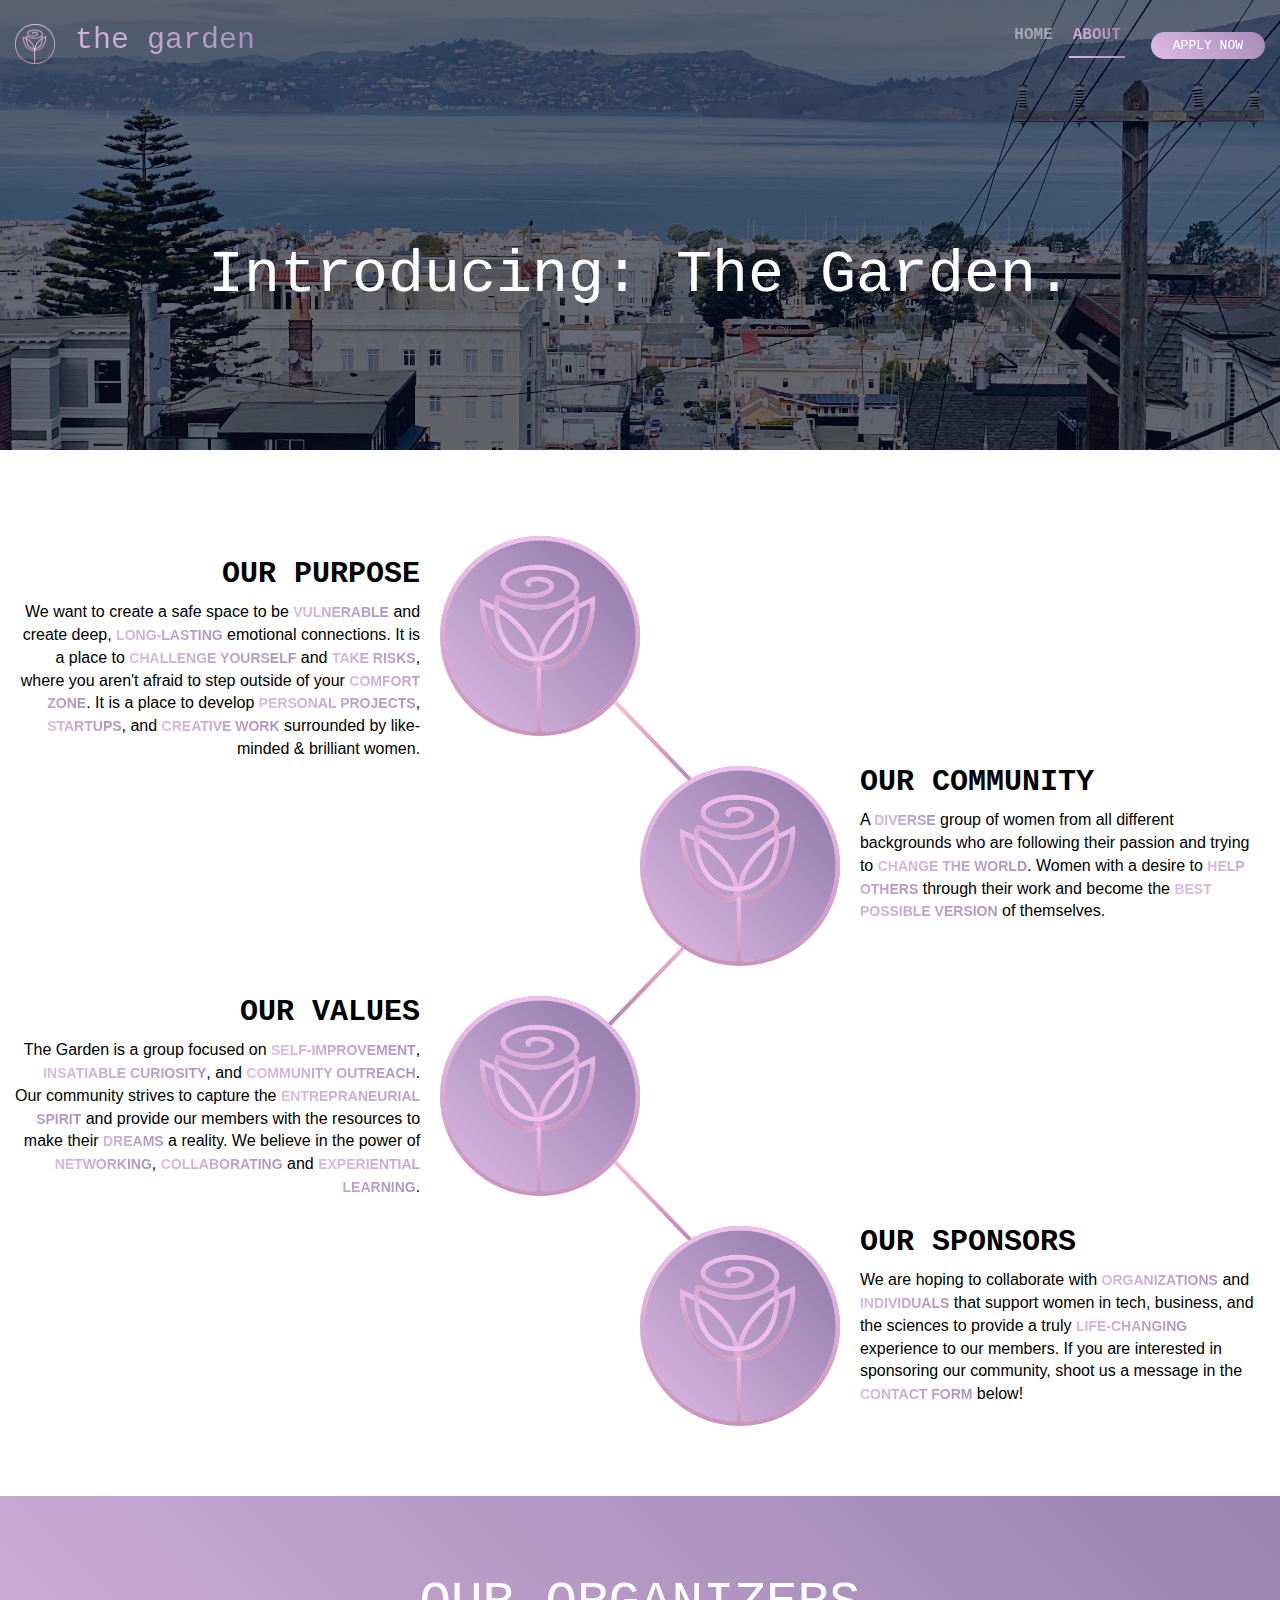
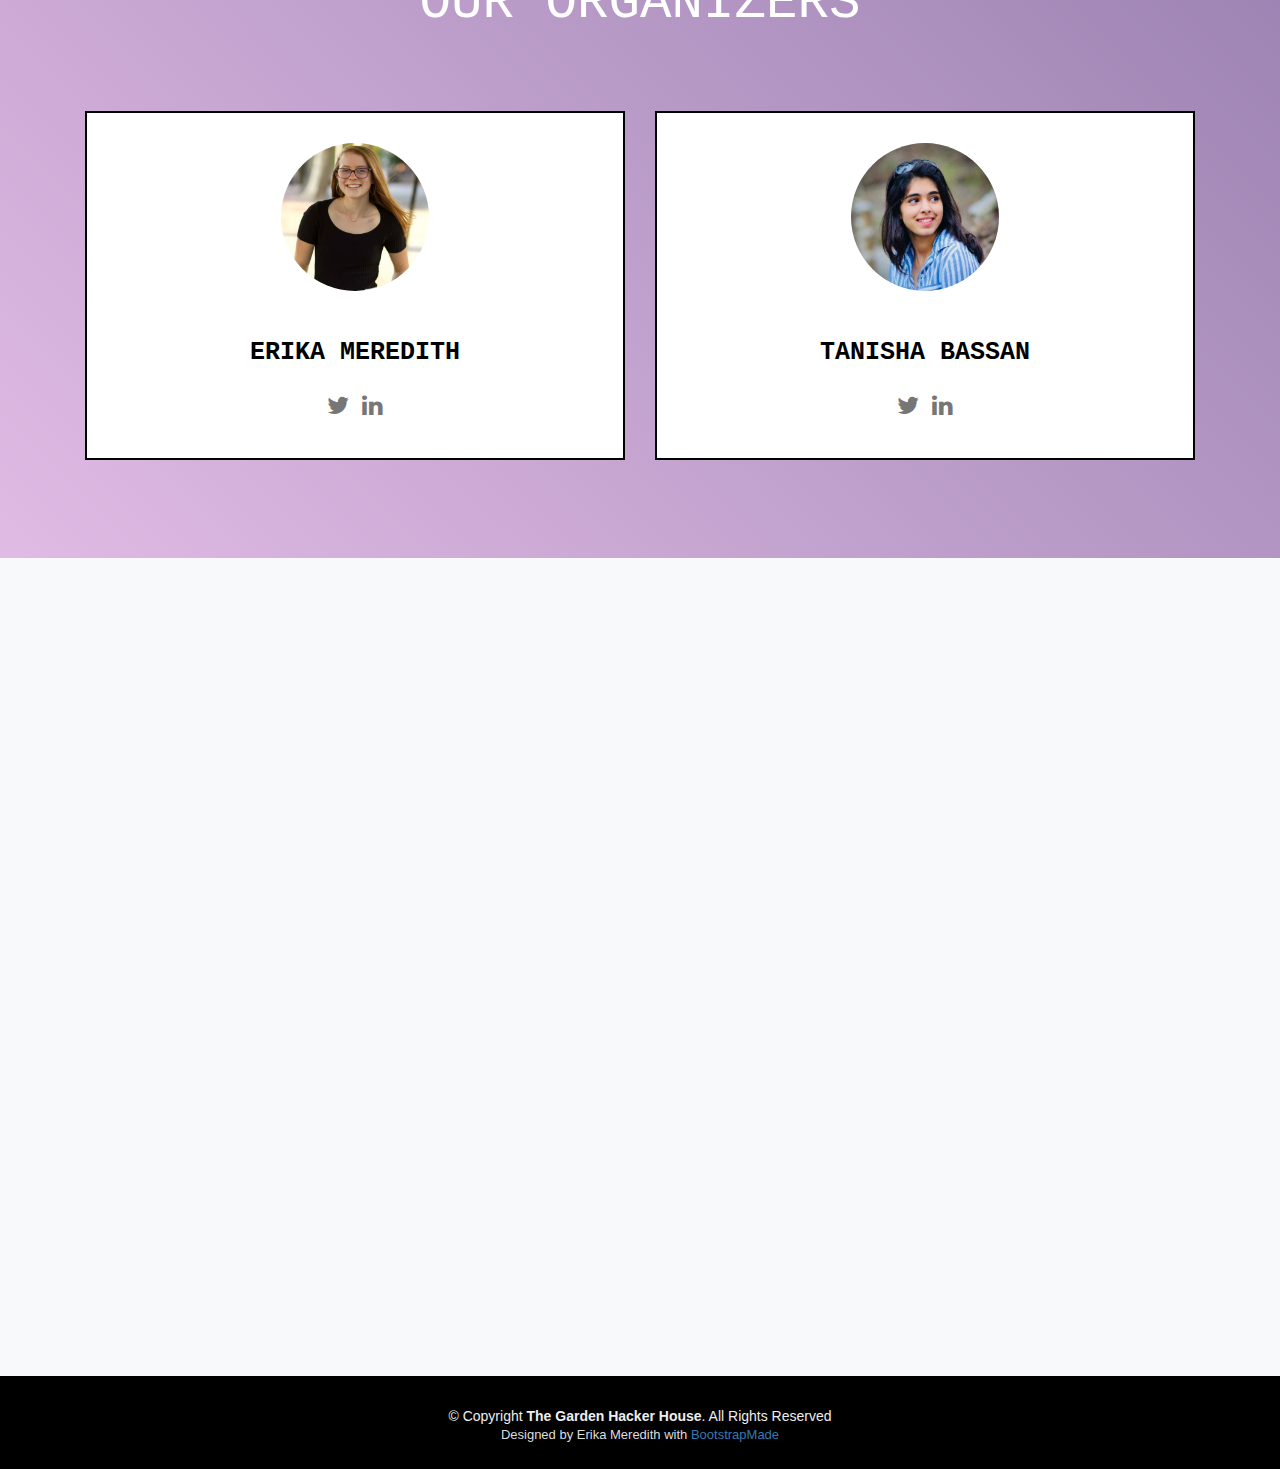
<file: about.html>
<!DOCTYPE html>
<html lang="en">

<head>
  <!-- Google Tag Manager -->
  <script>(function(w,d,s,l,i){w[l]=w[l]||[];w[l].push({'gtm.start':
  new Date().getTime(),event:'gtm.js'});var f=d.getElementsByTagName(s)[0],
  j=d.createElement(s),dl=l!='dataLayer'?'&l='+l:'';j.async=true;j.src=
  'https://www.googletagmanager.com/gtm.js?id='+i+dl;f.parentNode.insertBefore(j,f);
  })(window,document,'script','dataLayer','GTM-TRW5WX3');</script>
  <!-- End Google Tag Manager -->
  
  <meta charset="utf-8">
  <meta content="width=device-width, initial-scale=1.0" name="viewport">

  <title>The Garden</title>
  <meta content="" name="description">
  <meta content="" name="keywords">

  <!-- Favicons -->
  <link href="assets/img/nobglogo.png" rel="icon">
  <link href="assets/img/nobglogo.png" rel="apple-touch-icon">

  <!-- Google Fonts -->
  <link href="https://fonts.googleapis.com/css?family=Open+Sans:300,300i,400,400i,700,700i|Raleway:300,400,500,700,800" rel="stylesheet">

  <!-- Vendor CSS Files -->
  <link href="assets/vendor/aos/aos.css" rel="stylesheet">
  <link href="assets/vendor/bootstrap/css/bootstrap.min.css" rel="stylesheet">
  <link href="assets/vendor/bootstrap-icons/bootstrap-icons.css" rel="stylesheet">
  <link href="assets/vendor/glightbox/css/glightbox.min.css" rel="stylesheet">
  <link href="assets/vendor/swiper/swiper-bundle.min.css" rel="stylesheet">

  <!-- Template Main CSS File -->
  <link href="assets/css/style.css" rel="stylesheet">

  <!-- =======================================================
  * Template Name: TheEvent - v4.0.1
  * Template URL: https://bootstrapmade.com/theevent-conference-event-bootstrap-template/
  * Author: BootstrapMade.com
  * License: https://bootstrapmade.com/license/
  ======================================================== -->

  <link href="//maxcdn.bootstrapcdn.com/bootstrap/4.1.1/css/bootstrap.min.css" rel="stylesheet" id="bootstrap-css">
  <script src="//maxcdn.bootstrapcdn.com/bootstrap/4.1.1/js/bootstrap.min.js"></script>
  <script src="//cdnjs.cloudflare.com/ajax/libs/jquery/3.2.1/jquery.min.js"></script>

  <link href="//maxcdn.bootstrapcdn.com/bootstrap/4.1.1/css/bootstrap.min.css" rel="stylesheet" id="bootstrap-css">
  <script src="//maxcdn.bootstrapcdn.com/bootstrap/4.1.1/js/bootstrap.min.js"></script>
  <script src="//cdnjs.cloudflare.com/ajax/libs/jquery/3.2.1/jquery.min.js"></script>

  <link href="//maxcdn.bootstrapcdn.com/bootstrap/3.3.0/css/bootstrap.min.css" rel="stylesheet" id="bootstrap-css">
  <script src="//maxcdn.bootstrapcdn.com/bootstrap/3.3.0/js/bootstrap.min.js"></script>
  <script src="//code.jquery.com/jquery-1.11.1.min.js"></script>
</head>

<body>
  <!-- Google Tag Manager (noscript) -->
  <noscript><iframe src="https://www.googletagmanager.com/ns.html?id=GTM-TRW5WX3"
  height="0" width="0" style="display:none;visibility:hidden"></iframe></noscript>
  <!-- End Google Tag Manager (noscript) -->
  
  <!-- ======= Header ======= -->
  <header id="header" class="d-flex align-items-center ">
    <div class="container-fluid container-xxl d-flex align-items-center">

      <div id="logo2" class="me-auto">
        <!-- Uncomment below if you prefer to use a text logo -->
        <h1><a href="index.html">The Garden</a></h1>
        <a href="index.html" class="scrollto"><img src="assets/img/nobglogo.png" alt="" title=""></a>
      </div>
      <nav id="navbar" class="navbar order-last order-lg-0">
        <ul>
          <li><a class="nav-link" href="index.html">HOME</a></li>
          <li><a class="nav-link active" href="about.html">ABOUT</a></li>
          <!-- <li><a class="nav-link scrollto" href="#venue">LOCATION</a></li>
          <li><a class="nav-link scrollto" href="#faq">FAQ</a></li> -->
          <!-- <li class="dropdown"><a href="#"><span>Drop Down</span> <i class="bi bi-chevron-down"></i></a>
          <ul>
            <li><a href="#">Drop Down 1</a></li>
            <li class="dropdown"><a href="#"><span>Deep Drop Down</span> <i class="bi bi-chevron-right"></i></a>
              <ul>
                <li><a href="#">Deep Drop Down 1</a></li>
                <li><a href="#">Deep Drop Down 2</a></li>
                <li><a href="#">Deep Drop Down 3</a></li>
                <li><a href="#">Deep Drop Down 4</a></li>
                <li><a href="#">Deep Drop Down 5</a></li>
              </ul>
            </li>
            <li><a href="#">Drop Down 2</a></li>
            <li><a href="#">Drop Down 3</a></li>
            <li><a href="#">Drop Down 4</a></li>
          </ul>
        </li> 
          <li><a class="nav-link scrollto" href="#contact">CONTACT</a></li>
        </ul> -->
       <!--<i class="bi bi-list mobile-nav-toggle"></i> --> 
      </nav><!-- .navbar -->
      <a class="buy-tickets scrollto" href="https://togethercasa.typeform.com/to/BD0mhtSj" target="_blank">APPLY NOW</a>

    </div>
  </header><!-- End Header -->
  
  <!-- ======= Hero Section ======= -->
  <section id="hero2">
    <div class="hero2-container" data-aos="zoom-in" data-aos-delay="100">
      <h1>
          Introducing: The Garden.
      </h1>
    </div>
  </section><!-- End Hero Section -->

  <main id="main">
    <!-- ======= About Section ======= -->
    <div class="container padding-lg">
        <div class="row">
          <div class="col-lg-12">
            <ul class="timeline">
              <li>
                <div class="timeline-image">
                  <img class="img-circle img-responsive" src="assets/img/nobglogo.png" alt="">
                </div>
                <div class="timeline-panel">
                  <div class="timeline-heading">
                    <h4></h4>
                    <h4 class="subheading">Our Purpose</h4>
                  </div>
                  <div class="timeline-body">
                    <p>
                    We want to create a safe space to be <span>vulnerable</span> and create deep, <span>long-lasting</span> emotional connections. 
                    It is a place to <span>challenge yourself</span> and <span>take risks</span>, where you aren't afraid to step outside of your <span>comfort zone</span>.  
                    It is a place to develop <span>personal projects</span>, <span>startups</span>, and <span>creative work</span> surrounded by like-minded & brilliant women. 
                    </p>
                    
                  </div>
                </div>
                <div class="line"></div>
              </li>
              <li class="timeline-inverted">
                <div class="timeline-image">
                  <img class="img-circle img-responsive" src="assets/img/nobglogo.png" alt="">
                </div>
                <div class="timeline-panel">
                  <div class="timeline-heading">
                    <h4 class="subheading">Our Community</h4>
                  </div>
                  <div class="timeline-body">
                    <p>
                        A <span>diverse</span> group of women from all different backgrounds who are following their passion and trying to <span>change the world</span>.  
                        Women with a desire to <span>help others</span> through their work and become the <span>best possible version</span> of themselves.
                    </p>
                  </div>
                </div>
                <div class="line"></div>
              </li>
              <li>
                <div class="timeline-image">
                  <img class="img-circle img-responsive" src="assets/img/nobglogo.png" alt="">
                </div>
                <div class="timeline-panel">
                  <div class="timeline-heading">
                    <h4 class="subheading">Our Values</h4>
                  </div>
                  <div class="timeline-body">
                    <p>
                        The Garden is a group focused on <span>self-improvement</span>, <span>insatiable curiosity</span>, and <span>community outreach</span>. 
                        Our community strives to capture the <span>entrepraneurial spirit</span> and provide our members with the resources to make their <span>dreams</span> a reality.
                        We believe in the power of <span>networking</span>, <span>collaborating</span> and <span>experiential learning</span>.
                    </p>
                  </div>
                </div>
                <div class="line"></div>
              </li>
              <li class="timeline-inverted">
                <div class="timeline-image">
                  <img class="img-circle img-responsive" src="assets/img/nobglogo.png" alt="">
                </div>
                <div class="timeline-panel">
                  <div class="timeline-heading">
                    <h4 class="subheading">Our Sponsors</h4>
                  </div>
                  <div class="timeline-body">
                    <p>
                      We are hoping to collaborate with <span>organizations</span> and <span>individuals</span> that support women in tech, business, and the sciences to provide a truly <span>life-changing</span> experience to our members.
                      If you are interested in sponsoring our community, shoot us a message in the <span>contact form</span> below!
                    </p>
                  </div>
                </div>
              </li>
            </ul>
          </div>
        </div>
      </div> <!-- End About Section -->
    <!-- ======= Organizers Section ======= -->
    <link rel="stylesheet" href="https://stackpath.bootstrapcdn.com/font-awesome/4.7.0/css/font-awesome.min.css">

    <section class="our-webcoderskull padding-lg" id="organizers">
      <div class="container">
        <div class="row heading heading-icon">
            <h2>Our Organizers</h2>
        </div>
        <ul class="row">
          <li class="col-sm-6">
              <div class="cnt-block equal-height" style="height: 349px;">
                <figure><img src="assets/img/erikam008.jpg" class="img-responsive" alt=""></figure>
                <h3><a href="#">Erika Meredith</a></h3>
                
                <ul class="follow-us clearfix">
                  <li><a href="https://twitter.com/ErikaMeredith17"><i class="fa fa-twitter" aria-hidden="true"></i></a></li>
                  <li><a href="https://www.linkedin.com/in/erika-meredith-0a8196190/"><i class="fa fa-linkedin" aria-hidden="true"></i></a></li>
                </ul>
              </div>
          </li>
          <li class="col-sm-6">
              <div class="cnt-block equal-hight" style="height: 349px;">
                <figure><img src="assets/img/tanisha.jpeg" class="img-responsive" alt=""></figure>
                <h3><a href="#">Tanisha Bassan</a></h3>
                
                <ul class="follow-us clearfix">
                  <li><a href="https://twitter.com/tanishabassan"><i class="fa fa-twitter" aria-hidden="true"></i></a></li>
                  <li><a href="https://www.linkedin.com/in/tanisha-bassan-b4b254141/"><i class="fa fa-linkedin" aria-hidden="true"></i></a></li>
                </ul>
              </div>
          </li>
        </ul>
      </div>
    </section><!-- End Organizers Section -->
      <!-- ======= Contact Section ======= -->
    <section id="contact" class="section-bg">

        <div class="container" data-aos="fade-up">
  
          <div class="section-header">
            <h2>Contact Us</h2>
            <p>We are eager to hear from you!</p>
          </div>
  
          <div class="row contact-info">
  
            <div class="col-md-4">
              <div class="contact-address">
                <i class="bi bi-geo-alt"></i>
                <h3>Address</h3>
                <address>COMING SOON!</address>
              </div>
            </div>
  
            <div class="col-md-4">
              <div class="contact-phone">
                <i class="bi bi-phone"></i>
                <h3>Twitter</h3>
                <p><a href=" https://twitter.com/enter_thegarden?s=20">@enter_thegarden</a></p>
              </div>
            </div>
  
            <div class="col-md-4">
              <div class="contact-email">
                <i class="bi bi-envelope"></i>
                <h3>Email</h3>
                <p><a href="mailto:thegardenhackerhouse@gmail.com">thegardenhackerhouse@gmail.com</a></p>
              </div>
            </div>
  
          </div>
  
          <div class="form">
            <form action="forms/contact.php" method="post" role="form" class="php-email-form">
              <div class="row">
                <div class="form-group col-md-6">
                  <input type="text" name="name" class="form-control" id="name" placeholder="Your Name" required>
                </div>
                <div class="form-group col-md-6 mt-3 mt-md-0">
                  <input type="email" class="form-control" name="email" id="email" placeholder="Your Email" required>
                </div>
              </div>
              <div class="form-group mt-3">
                <input type="text" class="form-control" name="subject" id="subject" placeholder="Subject" required>
              </div>
              <div class="form-group mt-3">
                <textarea class="form-control" name="message" rows="5" placeholder="Message" required></textarea>
              </div>
              <div class="my-3">
                <div class="loading">Loading</div>
                <div class="error-message"></div>
                <div class="sent-message">Your message has been sent. Thank you!</div>
              </div>
              <div class="text-center"><button type="submit">Send Message</button></div>
            </form>
          </div>
  
        </div>
      </section><!-- End Contact Section -->
  </main><!-- End #main -->

  <!-- ======= Footer ======= -->
  <footer id="footer">
    <div class="container">
      <div class="copyright">
        &copy; Copyright <strong>The Garden Hacker House</strong>. All Rights Reserved
      </div>
      <div class="credits">
        <!--
        All the links in the footer should remain intact.
        You can delete the links only if you purchased the pro version.
        Licensing information: https://bootstrapmade.com/license/
        Purchase the pro version with working PHP/AJAX contact form: https://bootstrapmade.com/buy/?theme=TheEvent
      -->
        Designed by Erika Meredith with <a href="https://bootstrapmade.com/">BootstrapMade</a>
      </div>
    </div>
  </footer><!-- End  Footer -->

  <a href="#" class="back-to-top d-flex align-items-center justify-content-center"><i class="bi bi-arrow-up-short"></i></a>

  <!-- Vendor JS Files -->
  <script src="assets/vendor/aos/aos.js"></script>
  <script src="assets/vendor/bootstrap/js/bootstrap.bundle.min.js"></script>
  <script src="assets/vendor/glightbox/js/glightbox.min.js"></script>
  <script src="assets/vendor/php-email-form/validate.js"></script>
  <script src="assets/vendor/swiper/swiper-bundle.min.js"></script>

  <!-- Template Main JS File -->
  <script src="assets/js/main.js"></script>

</body>

</html>
</file>
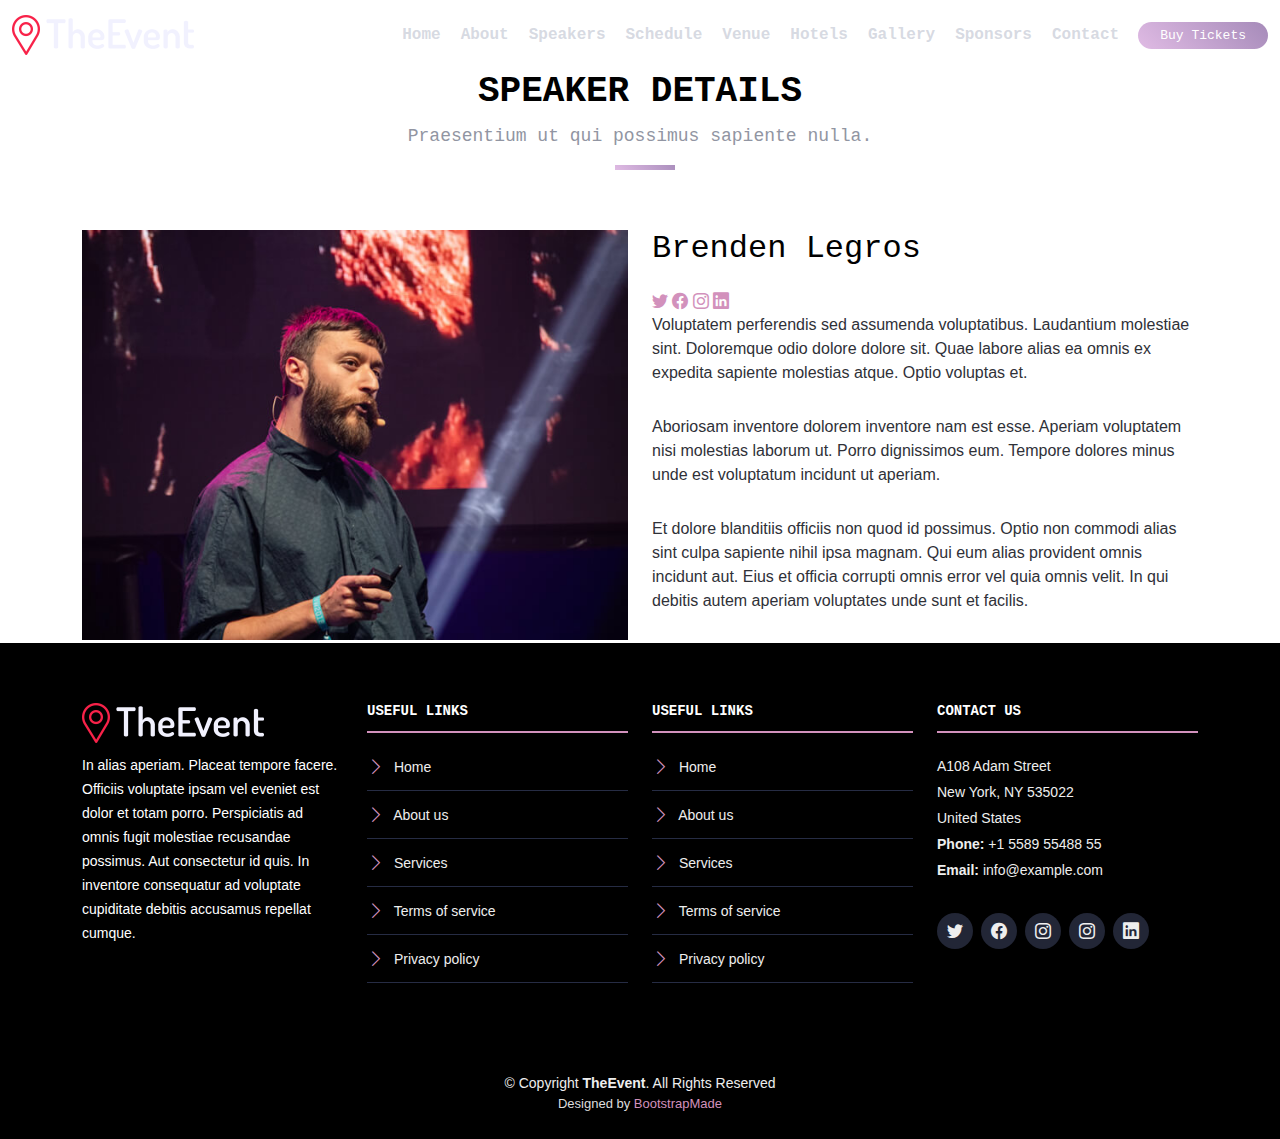
<file: speaker-details.html>
<!DOCTYPE html>
<html lang="en">

<head>
  <meta charset="utf-8">
  <meta content="width=device-width, initial-scale=1.0" name="viewport">

  <title>TheEvent Bootstrap Template - Speaker Details</title>
  <meta content="" name="description">
  <meta content="" name="keywords">

  <!-- Favicons -->
  <link href="assets/img/favicon.png" rel="icon">
  <link href="assets/img/apple-touch-icon.png" rel="apple-touch-icon">

  <!-- Google Fonts -->
  <link href="https://fonts.googleapis.com/css?family=Open+Sans:300,300i,400,400i,700,700i|Raleway:300,400,500,700,800" rel="stylesheet">

  <!-- Vendor CSS Files -->
  <link href="assets/vendor/aos/aos.css" rel="stylesheet">
  <link href="assets/vendor/bootstrap/css/bootstrap.min.css" rel="stylesheet">
  <link href="assets/vendor/bootstrap-icons/bootstrap-icons.css" rel="stylesheet">
  <link href="assets/vendor/glightbox/css/glightbox.min.css" rel="stylesheet">
  <link href="assets/vendor/swiper/swiper-bundle.min.css" rel="stylesheet">

  <!-- Template Main CSS File -->
  <link href="assets/css/style.css" rel="stylesheet">

  <!-- =======================================================
  * Template Name: TheEvent - v4.0.1
  * Template URL: https://bootstrapmade.com/theevent-conference-event-bootstrap-template/
  * Author: BootstrapMade.com
  * License: https://bootstrapmade.com/license/
  ======================================================== -->
</head>

<body>

  <!-- ======= Header ======= -->
  <header id="header" class="d-flex align-items-center header-inner">
    <div class="container-fluid container-xxl d-flex align-items-center">

      <div id="logo" class="me-auto">
        <!-- Uncomment below if you prefer to use a text logo -->
        <!-- <h1><a href="index.html">The<span>Event</span></a></h1>-->
        <a href="index.html" class="scrollto"><img src="assets/img/logo.png" alt="" title=""></a>
      </div>

      <nav id="navbar" class="navbar order-last order-lg-0">
        <ul>
          <li><a class="nav-link scrollto " href="#hero">Home</a></li>
          <li><a class="nav-link scrollto" href="#about">About</a></li>
          <li><a class="nav-link scrollto" href="#speakers">Speakers</a></li>
          <li><a class="nav-link scrollto" href="#schedule">Schedule</a></li>
          <li><a class="nav-link scrollto" href="#venue">Venue</a></li>
          <li><a class="nav-link scrollto" href="#hotels">Hotels</a></li>
          <li><a class="nav-link scrollto" href="#gallery">Gallery</a></li>
          <li><a class="nav-link scrollto" href="#supporters">Sponsors</a></li>
          <!-- <li class="dropdown"><a href="#"><span>Drop Down</span> <i class="bi bi-chevron-down"></i></a>
          <ul>
            <li><a href="#">Drop Down 1</a></li>
            <li class="dropdown"><a href="#"><span>Deep Drop Down</span> <i class="bi bi-chevron-right"></i></a>
              <ul>
                <li><a href="#">Deep Drop Down 1</a></li>
                <li><a href="#">Deep Drop Down 2</a></li>
                <li><a href="#">Deep Drop Down 3</a></li>
                <li><a href="#">Deep Drop Down 4</a></li>
                <li><a href="#">Deep Drop Down 5</a></li>
              </ul>
            </li>
            <li><a href="#">Drop Down 2</a></li>
            <li><a href="#">Drop Down 3</a></li>
            <li><a href="#">Drop Down 4</a></li>
          </ul>
        </li> -->
          <li><a class="nav-link scrollto" href="#contact">Contact</a></li>
        </ul>
        <i class="bi bi-list mobile-nav-toggle"></i>
      </nav><!-- .navbar -->
      <a class="buy-tickets scrollto" href="#buy-tickets">Buy Tickets</a>

    </div>
  </header><!-- End Header -->

  <main id="main" class="main-page">

    <!-- ======= Speaker Details Sectionn ======= -->
    <section id="speakers-details">
      <div class="container">
        <div class="section-header">
          <h2>Speaker Details</h2>
          <p>Praesentium ut qui possimus sapiente nulla.</p>
        </div>

        <div class="row">
          <div class="col-md-6">
            <img src="assets/img/speakers/1.jpg" alt="Speaker 1" class="img-fluid">
          </div>

          <div class="col-md-6">
            <div class="details">
              <h2>Brenden Legros</h2>
              <div class="social">
                <a href=""><i class="bi bi-twitter"></i></a>
                <a href=""><i class="bi bi-facebook"></i></a>
                <a href=""><i class="bi bi-instagram"></i></a>
                <a href=""><i class="bi bi-linkedin"></i></a>
              </div>
              <p>Voluptatem perferendis sed assumenda voluptatibus. Laudantium molestiae sint. Doloremque odio dolore dolore sit. Quae labore alias ea omnis ex expedita sapiente molestias atque. Optio voluptas et.</p>

              <p>Aboriosam inventore dolorem inventore nam est esse. Aperiam voluptatem nisi molestias laborum ut. Porro dignissimos eum. Tempore dolores minus unde est voluptatum incidunt ut aperiam.</p>

              <p>Et dolore blanditiis officiis non quod id possimus. Optio non commodi alias sint culpa sapiente nihil ipsa magnam. Qui eum alias provident omnis incidunt aut. Eius et officia corrupti omnis error vel quia omnis velit. In qui debitis autem aperiam voluptates unde sunt et facilis.</p>
            </div>
          </div>

        </div>
      </div>

    </section>

  </main><!-- End #main -->

  <!-- ======= Footer ======= -->
  <footer id="footer">
    <div class="footer-top">
      <div class="container">
        <div class="row">

          <div class="col-lg-3 col-md-6 footer-info">
            <img src="assets/img/logo.png" alt="TheEvenet">
            <p>In alias aperiam. Placeat tempore facere. Officiis voluptate ipsam vel eveniet est dolor et totam porro. Perspiciatis ad omnis fugit molestiae recusandae possimus. Aut consectetur id quis. In inventore consequatur ad voluptate cupiditate debitis accusamus repellat cumque.</p>
          </div>

          <div class="col-lg-3 col-md-6 footer-links">
            <h4>Useful Links</h4>
            <ul>
              <li><i class="bi bi-chevron-right"></i> <a href="#">Home</a></li>
              <li><i class="bi bi-chevron-right"></i> <a href="#">About us</a></li>
              <li><i class="bi bi-chevron-right"></i> <a href="#">Services</a></li>
              <li><i class="bi bi-chevron-right"></i> <a href="#">Terms of service</a></li>
              <li><i class="bi bi-chevron-right"></i> <a href="#">Privacy policy</a></li>
            </ul>
          </div>

          <div class="col-lg-3 col-md-6 footer-links">
            <h4>Useful Links</h4>
            <ul>
              <li><i class="bi bi-chevron-right"></i> <a href="#">Home</a></li>
              <li><i class="bi bi-chevron-right"></i> <a href="#">About us</a></li>
              <li><i class="bi bi-chevron-right"></i> <a href="#">Services</a></li>
              <li><i class="bi bi-chevron-right"></i> <a href="#">Terms of service</a></li>
              <li><i class="bi bi-chevron-right"></i> <a href="#">Privacy policy</a></li>
            </ul>
          </div>

          <div class="col-lg-3 col-md-6 footer-contact">
            <h4>Contact Us</h4>
            <p>
              A108 Adam Street <br>
              New York, NY 535022<br>
              United States <br>
              <strong>Phone:</strong> +1 5589 55488 55<br>
              <strong>Email:</strong> info@example.com<br>
            </p>

            <div class="social-links">
              <a href="#" class="twitter"><i class="bi bi-twitter"></i></a>
              <a href="#" class="facebook"><i class="bi bi-facebook"></i></a>
              <a href="#" class="instagram"><i class="bi bi-instagram"></i></a>
              <a href="#" class="google-plus"><i class="bi bi-instagram"></i></a>
              <a href="#" class="linkedin"><i class="bi bi-linkedin"></i></a>
            </div>

          </div>

        </div>
      </div>
    </div>

    <div class="container">
      <div class="copyright">
        &copy; Copyright <strong>TheEvent</strong>. All Rights Reserved
      </div>
      <div class="credits">
        <!--
        All the links in the footer should remain intact.
        You can delete the links only if you purchased the pro version.
        Licensing information: https://bootstrapmade.com/license/
        Purchase the pro version with working PHP/AJAX contact form: https://bootstrapmade.com/buy/?theme=TheEvent
      -->
        Designed by <a href="https://bootstrapmade.com/">BootstrapMade</a>
      </div>
    </div>
  </footer><!-- End  Footer -->

  <a href="#" class="back-to-top d-flex align-items-center justify-content-center"><i class="bi bi-arrow-up-short"></i></a>

  <!-- Vendor JS Files -->
  <script src="assets/vendor/aos/aos.js"></script>
  <script src="assets/vendor/bootstrap/js/bootstrap.bundle.min.js"></script>
  <script src="assets/vendor/glightbox/js/glightbox.min.js"></script>
  <script src="assets/vendor/php-email-form/validate.js"></script>
  <script src="assets/vendor/swiper/swiper-bundle.min.js"></script>

  <!-- Template Main JS File -->
  <script src="assets/js/main.js"></script>

</body>

</html>
</file>
<file: assets/css/style.css>
/**
* Template Name: TheEvent - v4.0.1
* Template URL: https://bootstrapmade.com/theevent-conference-event-bootstrap-template/
* Author: BootstrapMade.com
* License: https://bootstrapmade.com/license/
*/

/*--------------------------------------------------------------
# General
--------------------------------------------------------------*/
body {
  background: #fff;
  color: #2f3138;
  font-family:"Montesserat", sans-serif;
}

a {
  color: #D291BC;
  text-decoration: none;
  transition: 0.5s;
}

a:hover, a:active, a:focus {
  color: #D291BC;
  outline: none;
  text-decoration: none;
}

p {
  padding: 0;
  margin: 0 0 30px 0;
}

h1, h2, h3, h4, h5, h6 {
  font-family:'Space Mono', monospace;
  font-weight: 400;
  margin: 0 0 20px 0;
  padding: 0;
  color: #000000;
}

.main-page {
  margin-top: 70px;
}

/* Prelaoder */
#preloader {
  position: fixed;
  left: 0;
  top: 0;
  z-index: 999;
  width: 100%;
  height: 100%;
  overflow: visible;
  background: #fff url("../img/preloader.svg") no-repeat center center;
}

/*--------------------------------------------------------------
# Back to top button
--------------------------------------------------------------*/
.back-to-top {
  position: fixed;
  visibility: hidden;
  opacity: 0;
  right: 15px;
  bottom: 15px;
  z-index: 996;
  background: #D291BC;
  width: 40px;
  height: 40px;
  border-radius: 50px;
  transition: all 0.4s;
}

.back-to-top i {
  font-size: 28px;
  color: #fff;
  line-height: 0;
}

.back-to-top:hover {
  background: #D291BC;
  color: #fff;
}

.back-to-top.active {
  visibility: visible;
  opacity: 1;
}

/* Sections Header
--------------------------------*/
.section-header {
  margin-bottom: 60px;
  position: relative;
  padding-bottom: 20px;
  font-family:'Space Mono', monospace;
}

.section-header::before {
  content: '';
  position: absolute;
  display: block;
  width: 60px;
  height: 5px;
  background: linear-gradient(45deg,#E0BBE4, #957DAD, #D291BC, #FEC8D8, #FFDFD3);
  background-size: 600% 100%;
  animation: gradient 8s linear infinite;
  animation-direction: alternate;
  bottom: 0;
  left: calc(50% - 25px);
}

.section-header h2 {
  font-size: 36px;
  text-transform: uppercase;
  text-align: center;
  font-weight: 700;
  margin-bottom: 10px;
}

.section-header p {
  text-align: center;
  padding: 0;
  margin: 0;
  font-size: 18px;
  font-weight: 500;
  color: #9195a2;
}

.section-with-bg {
  background-color: #f6f7fd;
}

/*--------------------------------------------------------------
# Header
--------------------------------------------------------------*/
#header {
  height: 90px;
  position: fixed;
  left: 0;
  top: 0;
  right: 0;
  transition: all 0.5s;
  z-index: 997;
}


#header.header-scrolled, #header.header-inner {
  background: #fff;
  height: 70px;
}

#header #logo h1 {
  font-family:'Space Mono', monospace;
  font-size: 30px;
  text-transform: lowercase;
  background: linear-gradient(45deg,#E0BBE4, #957DAD, #D291BC, #FEC8D8, #FFDFD3);
  background-size: 600% 100%;
  animation: gradient 8s linear infinite;
  animation-direction: alternate;
	-webkit-background-clip: text;
	background-clip: text;
	-webkit-text-fill-color: transparent;
	text-fill-color: transparent;
  float:right;
  padding-left:20px;
}

#header #logo h1 span {
  font-family:'Space Mono', monospace;
  text-transform: lowercase;
  font-size: 30px;
  background: linear-gradient(45deg,#E0BBE4, #957DAD, #D291BC, #FEC8D8, #FFDFD3);
  background-size: 600% 100%;
  animation: gradient 8s linear infinite;
  animation-direction: alternate;
	-webkit-background-clip: text;
	background-clip: text;
	-webkit-text-fill-color: transparent;
	text-fill-color: transparent;

}

#header #logo h1 a, #header #logo h1 a:hover {
  color: none;
}

#header #logo img {
  padding: 0;
  margin: 0;
  max-height: 40px;
  float: left;
}

#header #logo2 img {
  padding: 0;
  margin-top: 0px;
  max-height: 40px;
  float: left;
}

#header #logo2 h1 {
  font-family:'Space Mono', monospace;
  margin-top: 0px;
  font-size: 30px;
  text-transform: lowercase;
  background: linear-gradient(45deg,#E0BBE4, #957DAD, #D291BC, #FEC8D8, #FFDFD3);
  background-size: 600% 100%;
  animation: gradient 8s linear infinite;
  animation-direction: alternate;
	-webkit-background-clip: text;
	background-clip: text;
	-webkit-text-fill-color: transparent;
	text-fill-color: transparent;
  float:right;
  padding-left:20px;
}
@media (max-width: 761px) {
  #header #logo h1 {
    display:none;
  }

}


/*--------------------------------------------------------------
# Buy Tickets
--------------------------------------------------------------*/
.buy-tickets {
  color: #fff;
  background: linear-gradient(45deg,#E0BBE4, #957DAD, #D291BC, #FEC8D8, #FFDFD3);
  background-size: 600% 100%;
  animation: gradient 8s linear infinite;
  animation-direction: alternate;
  padding: 7px 22px;
  margin: 0 0 0 15px;
  border-radius: 50px;
  /*border: 2px solid #D291BC;*/
  transition: all ease-in-out 0.3s;
  font-weight: 500;
  font-family:"Space Mono", monospace;
  line-height: 1;
  font-size: 13px;
  white-space: nowrap;
}

.buy-tickets:hover {
  background:#000;
  color: #fff;
}

.buy-tickets:focus {
  color: #fff;
}

@media (max-width: 992px) {
  .buy-tickets {
    margin: 0 0px 0 0;
  }
}

/*--------------------------------------------------------------
# Navigation Menu
--------------------------------------------------------------*/
/**
* Desktop Navigation 
*/
.navbar {
  padding: 0;
}

.navbar ul {
  margin: 0;
  padding: 0;
  display: flex;
  list-style: none;
  align-items: center;
}

.navbar li {
  position: relative;
}

.navbar > ul > li {
  white-space: nowrap;
  padding: 10px 0 10px 12px;
}

.navbar a {
  display: flex;
  align-items: center;
  justify-content: space-between;
  color: rgba(195, 199, 211, 0.678);
  font-family:'Space Mono', monospace;
  font-weight: 600;
  font-size: 16px;
  white-space: nowrap;
  transition: 0.3s;
  position: relative;
  padding: 6px 4px;
}

.navbar a i {
  font-size: 12px;
  line-height: 0;
  margin-left: 5px;
}

.navbar > ul > li > a:before {
  content: "";
  position: absolute;
  width: 0;
  height: 2px;
  bottom: -6px;
  left: 0;
  background: linear-gradient(45deg,#E0BBE4, #957DAD, #D291BC, #FEC8D8, #FFDFD3);
  background-size: 600% 100%;
  animation: gradient 8s linear infinite;
  animation-direction: alternate;
  visibility: hidden;
  transition: all 0.3s ease-in-out 0s;
}

.navbar a:hover:before, .navbar li:hover > a:before, .navbar .active:before {
  visibility: visible;
  width: 100%;
}

.navbar a:hover, .navbar .active, .navbar li:hover > a {
  background: linear-gradient(45deg,#E0BBE4, #957DAD, #D291BC, #FEC8D8, #FFDFD3);
  background-size: 600% 100%;
  animation: gradient 8s linear infinite;
  animation-direction: alternate;
	-webkit-background-clip: text;
	background-clip: text;
	-webkit-text-fill-color: transparent;
	text-fill-color: transparent;
}

.navbar .dropdown ul {
  display: block;
  position: absolute;
  left: 12px;
  top: calc(100% + 30px);
  margin: 0;
  padding: 10px 0;
  z-index: 99;
  opacity: 0;
  visibility: hidden;
  background: #fff;
  box-shadow: 0px 0px 30px rgba(127, 137, 161, 0.25);
  transition: 0.3s;
}

.navbar .dropdown ul li {
  min-width: 200px;
}

.navbar .dropdown ul a {
  padding: 10px 20px;
  font-size: 14px;
  text-transform: none;
  color: #fff;
}

.navbar .dropdown ul a i {
  font-size: 12px;
}

.navbar .dropdown ul a:hover, .navbar .dropdown ul .active:hover, .navbar .dropdown ul li:hover > a {
  color: #D291BC;
}

.navbar .dropdown:hover > ul {
  opacity: 1;
  top: 100%;
  visibility: visible;
}

.navbar .dropdown .dropdown ul {
  top: 0;
  left: calc(100% - 30px);
  visibility: hidden;
}

.navbar .dropdown .dropdown:hover > ul {
  opacity: 1;
  top: 0;
  left: 100%;
  visibility: visible;
}

@media (max-width: 1366px) {
  .navbar .dropdown .dropdown ul {
    left: -90%;
  }
  .navbar .dropdown .dropdown:hover > ul {
    left: -100%;
  }
}

/**
* Mobile Navigation 
*/
.mobile-nav-toggle {
  color: rgba(0, 0, 0, 0);
  font-size: 0px;
  cursor: pointer;
  display: none;
  line-height: 0;
  transition: 0.5s;
}

@media (max-width: 991px) {
  .mobile-nav-toggle {
    display: none;
  }
  .navbar ul {
    display: none;
  }
}

.navbar-mobile {
  display: none;
}

.navbar-mobile .mobile-nav-toggle {
  position: absolute;
  display: none;
  top: 0px;
  right: 0px;
}

.navbar-mobile ul {
  display: none;
  position: absolute;
  top: 0px;
  right: 0px;
  bottom: 0px;
  left: 0px;
  padding: 0px 0;
  background-color: #fff;
  overflow-y: auto;
  transition: 0.3s;
}

.navbar-mobile > ul > li {
  padding: 0;
}

.navbar-mobile a:hover:before, .navbar-mobile li:hover > a:before, .navbar-mobile .active:before {
  visibility: hidden;
}

.navbar-mobile a {
  padding: 0px 0px;
  font-size: 15px;
  color: #fff;
}

.navbar-mobile a:hover, .navbar-mobile .active, .navbar-mobile li:hover > a {
  color: #D291BC;
}

.navbar-mobile .getstarted {
  margin: 0px;
}

.navbar-mobile .dropdown ul {
  position: static;
  display: none;
  margin: 10px 20px;
  padding: 10px 0;
  z-index: 99;
  opacity: 1;
  visibility:hidden;
  background: #fff;
  box-shadow: 0px 0px 30px rgba(127, 137, 161, 0.25);
}

.navbar-mobile .dropdown ul li {
  min-width: 200px;
}

.navbar-mobile .dropdown ul a {
  padding: 10px 20px;
}

.navbar-mobile .dropdown ul a i {
  font-size: 12px;
}

.navbar-mobile .dropdown ul a:hover, .navbar-mobile .dropdown ul .active:hover, .navbar-mobile .dropdown ul li:hover > a {
  color: #D291BC;
}

.navbar-mobile .dropdown > .dropdown-active {
  display: block;
}

/*--------------------------------------------------------------
# Hero Section
--------------------------------------------------------------*/
#hero {
  width: 100%;
  height: 100vh;
  background: url(../img/venue-gallery/E.jpg);
  background-position: 50% 90%;
  background-size: cover;
  overflow: hidden;
  position: relative;
}

@media (min-width: 1024px) {
  #hero {
    background-attachment: fixed;
  }
}

#hero:before {
  content: "";
  background: rgba(6, 12, 34, 0.6);
  position: absolute;
  bottom: 0;
  top: 0;
  left: 0;
  right: 0;
}

#hero .hero-container {
  position: absolute;
  bottom: 0;
  left: 0;
  top: 90px;
  right: 0;
  display: flex;
  justify-content: center;
  align-items: center;
  flex-direction: column;
  text-align: center;
  padding: 0 15px;
}

@media (max-width: 991px) {
  #hero .hero-container {
    top: 70px;
  }
}

#hero h1 {
  color: #fff;
  font-family:'Space Mono', monospace;
  font-size: 60px;
  font-weight: 400;
  text-align: center;
}

#hero h1 span {
  color: #fff;
}

@media (max-width: 991px) {
  #hero h1 {
    font-size: 34px;
  }
}

#hero h2 {
  color: #fff;
  font-family: "Montesserat", sans-serif;
  font-size: 20px;
  font-weight: 200;
  text-transform: lowercase;
}
#hero p {
  color: #ebebeb;
  font-weight: 700;
  font-size: 20px;
}

@media (max-width: 991px) {
  #hero p {
    font-size: 16px;
  }
}

#hero .play-btn {
  width: 74px;
  height: 74px;
  background: linear-gradient(45deg,#E0BBE4, #957DAD, #D291BC, #FEC8D8, #FFDFD3);
  background-size: 600% 100%;
  animation: gradient 8s linear infinite;
  animation-direction: alternate;
  border-radius: 50%;
  display: block;
  position: relative;
  overflow: hidden;
}

#hero .play-btn::after {
  content: '';
  position: absolute;
  left: 50%;
  top: 50%;
  transform: translateX(-40%) translateY(-50%);
  width: 0;
  height: 0;
  border-top: 10px solid transparent;
  border-bottom: 10px solid transparent;
  border-left: 15px solid #fff;
  z-index: 100;
  transition: all 400ms cubic-bezier(0.55, 0.055, 0.675, 0.19);
}

#hero .play-btn:before {
  content: '';
  position: absolute;
  width: 120px;
  height: 120px;
  -webkit-animation-delay: 0s;
  animation-delay: 0s;
  -webkit-animation: pulsate-btn 2s;
  animation: pulsate-btn 2s;
  -webkit-animation-direction: forwards;
  animation-direction: forwards;
  -webkit-animation-iteration-count: infinite;
  animation-iteration-count: infinite;
  -webkit-animation-timing-function: steps;
  animation-timing-function: steps;
  opacity: 1;
  border-radius: 50%;
  border: 2px solid rgba(163, 163, 163, 0.4);
  top: -15%;
  left: -15%;
  background: rgba(198, 16, 0, 0);
}

#hero .play-btn:hover::after {
  border-left: 15px solid #000;
  transform: scale(20);
}

#hero .play-btn:hover::before {
  content: '';
  position: absolute;
  left: 50%;
  top: 50%;
  transform: translateX(-40%) translateY(-50%);
  width: 0;
  height: 0;
  border: none;
  border-top: 10px solid transparent;
  border-bottom: 10px solid transparent;
  border-left: 15px solid #fff;
  z-index: 200;
  -webkit-animation: none;
  animation: none;
  border-radius: 0;
}

#hero .about-btn {
  font-family:'Space Mono', monospace;
  font-weight: 500;
  font-size: 14px;
  letter-spacing: 1px;
  display: inline-block;
  padding: 12px 32px;
  border-radius: 50px;
  transition: 0.5s;
  line-height: 1;
  margin: 10px;
  color: #fff;
  -webkit-animation-delay: 0.8s;
  animation-delay: 0.8s;
  background: linear-gradient(45deg,#E0BBE4, #957DAD, #D291BC, #FEC8D8, #FFDFD3);
  background-size: 600% 100%;
  animation: gradient 8s linear infinite;
  animation-direction: alternate;
  -webkit-background-clip:border-box;
	background-clip:border-box;
  
}

#hero .about-btn:hover {
  background: #000;
}


/*--------------------------------------------------------------
# About Section
--------------------------------------------------------------*/

#hero2 {
  width: 100%;
  height: 50vh;
  background: url(../img/venue-gallery/D.jpg);
  background-position: 50% 50%;
  background-size: cover;
  overflow: hidden;
  position: relative;
}

@media (min-width: 1024px) {
  #hero2 {
    background-attachment: fixed;
  }
}

#hero2:before {
  content: "";
  background: rgba(6, 12, 34, 0.6);
  position: absolute;
  bottom: 0;
  top: 0;
  left: 0;
  right: 0;
}

#hero2 .hero2-container {
  position: absolute;
  bottom: 0;
  left: 0;
  top: 90px;
  right: 0;
  display: flex;
  justify-content: center;
  align-items: center;
  flex-direction: column;
  text-align: center;
  padding: 0 15px;
}

@media (max-width: 991px) {
  #hero2 .hero-container {
    top: 70px;
  }
}

#hero2 h1 {
  color: #fff;
  font-family:'Space Mono', monospace;
  font-size: 60px;
  font-weight: 400;
  text-align: center;
}

#hero2 h1 span {
  color: #fff;
}

@media (max-width: 991px) {
  #hero2 h1 {
    font-size: 34px;
  }
}

#hero2 h2 {
  color: #fff;
  font-family: "Montesserat", sans-serif;
  font-size: 20px;
  font-weight: 200;
  text-transform: lowercase;
}
#hero2 p {
  color: #ebebeb;
  font-weight: 700;
  font-size: 20px;
}

@media (max-width: 991px) {
  #hero2 p {
    font-size: 16px;
  }
}

#hero2 .play-btn {
  width: 74px;
  height: 74px;
  background: linear-gradient(45deg,#E0BBE4, #957DAD, #D291BC, #FEC8D8, #FFDFD3);
  background-size: 600% 100%;
  animation: gradient 8s linear infinite;
  animation-direction: alternate;
  border-radius: 50%;
  display: block;
  position: relative;
  overflow: hidden;
}

#hero2 .play-btn::after {
  content: '';
  position: absolute;
  left: 50%;
  top: 50%;
  transform: translateX(-40%) translateY(-50%);
  width: 0;
  height: 0;
  border-top: 10px solid transparent;
  border-bottom: 10px solid transparent;
  border-left: 15px solid #fff;
  z-index: 100;
  transition: all 400ms cubic-bezier(0.55, 0.055, 0.675, 0.19);
}

#hero2 .play-btn:before {
  content: '';
  position: absolute;
  width: 120px;
  height: 120px;
  -webkit-animation-delay: 0s;
  animation-delay: 0s;
  -webkit-animation: pulsate-btn 2s;
  animation: pulsate-btn 2s;
  -webkit-animation-direction: forwards;
  animation-direction: forwards;
  -webkit-animation-iteration-count: infinite;
  animation-iteration-count: infinite;
  -webkit-animation-timing-function: steps;
  animation-timing-function: steps;
  opacity: 1;
  border-radius: 50%;
  border: 2px solid rgba(163, 163, 163, 0.4);
  top: -15%;
  left: -15%;
  background: rgba(198, 16, 0, 0);
}

#hero2 .play-btn:hover::after {
  border-left: 15px solid #000;
  transform: scale(20);
}

#hero2 .play-btn:hover::before {
  content: '';
  position: absolute;
  left: 50%;
  top: 50%;
  transform: translateX(-40%) translateY(-50%);
  width: 0;
  height: 0;
  border: none;
  border-top: 10px solid transparent;
  border-bottom: 10px solid transparent;
  border-left: 15px solid #fff;
  z-index: 200;
  -webkit-animation: none;
  animation: none;
  border-radius: 0;
}

#hero2 .about-btn {
  font-family:'Space Mono', monospace;
  font-weight: 500;
  font-size: 14px;
  letter-spacing: 1px;
  display: inline-block;
  padding: 12px 32px;
  border-radius: 50px;
  transition: 0.5s;
  line-height: 1;
  margin: 10px;
  color: #fff;
  -webkit-animation-delay: 0.8s;
  animation-delay: 0.8s;
  background: linear-gradient(45deg,#E0BBE4, #957DAD, #D291BC, #FEC8D8, #FFDFD3);
  background-size: 600% 100%;
  animation: gradient 8s linear infinite;
  animation-direction: alternate;
  -webkit-background-clip:border-box;
	background-clip:border-box;
  
}

#hero2 .about-btn:hover {
  background: #000;
}

/*--------------------------------------------------------------
# About Section
--------------------------------------------------------------*/
.service-5 {
  font-family: "Montserrat", sans-serif;
	color: #9195a2;
  font-weight: 300;
  font-size: 16px;
  text-align: center;
}

.service-5 h1,.service-5 h2, .service-5 h3, .service-5 h4, .service-5 h5, .service-5 h6 {
  color: #3e4555;
  font-family: "Montserrat", sans-serif;
  font-weight:700;
  line-height: 24px;
  font-size: 16px;
}

.service-5 a{
	text-decoration: none;
}

.service-5 .linking{
	color: #3e4555;
}

.service-5 .linking:hover{
	color: #316ce8;
}

.service-5 .font-weight-medium {
	font-weight: 700;
  font-size: 24px;
  color:#D291BC;
  font-family: "Space Mono",monospace;
  width:100%;
  height: 100%;
  background: linear-gradient(45deg,#E0BBE4, #957DAD, #D291BC, #FEC8D8, #FFDFD3);
  background-size: 600% 100%;
  animation: gradient 8s linear infinite;
  animation-direction: alternate;
	-webkit-background-clip: text;
	background-clip: text;
	-webkit-text-fill-color: transparent;
	text-fill-color: transparent;
}

@keyframes gradient {
  0% {background-position: 0%}
  100% {background-position: 100%}
}

.service-5 .bg-light {
    background-color: #fff !important;
}

.service-5 .subtitle {
    color: #8d97ad;
    line-height: 24px;
}

.service-5 .card.card-shadow {
    -webkit-box-shadow: 0px 0px 30px rgba(115, 128, 157, 0.1);
    box-shadow: 0px 0px 30px rgba(115, 128, 157, 0.1);
}

.service-5 .wrap-service5-box .card-body {
    padding:30px;
    align-items: center;
    display: flex;
    flex-direction: column;
    height: 20%;
    justify-content: center;
}

.service-5 .wrap-service5-box .text-success-gradiant {
  font-weight: 400;
  font-size: 24px;
  color:#D291BC;
  width:100%;
  height: 100%;
  background: linear-gradient(45deg,#E0BBE4, #957DAD, #D291BC, #FEC8D8, #FFDFD3);
  background-size: 600% 100%;
  animation: gradient 8s linear infinite;
  animation-direction: alternate;
	-webkit-background-clip: text;
	background-clip: text;
	-webkit-text-fill-color: transparent;
	text-fill-color: transparent;
  text-indent: 20px;

}

.service-5 .wrap-service5-box .icon-size{
	font-size: 45px;
  
}

.service-5 .btn-success-gradiant {
  background: #D291BC;
  background: linear-gradient(45deg,#E0BBE4, #957DAD, #D291BC, #FEC8D8, #FFDFD3);
  background-size: 600% 100%;
  animation: gradient 8s linear infinite;
  animation-direction: alternate;
	-webkit-text-fill-color: #fff;
	text-fill-color: transparent;
    
}

.service-5 .btn-success-gradiant:hover {
	  background: #000;
}

.service-5 .btn-md {
    padding: 15px 45px;
    font-size: 16px;
    font-weight:600;
    font-family: "Space Mono",monospace;
}


/*--------------------------------------------------------------
# Venue Section
--------------------------------------------------------------*/
#venue {
  padding: 60px 0;
}

#venue .container-fluid {
  margin-bottom: 3px;
}

#venue .venue-map iframe {
  width: 100%;
  height: 100%;
  min-height: 300px;
}

#venue .venue-info {
  background: url("../img/sid-verma-4I10mXzlaQ4-unsplash.jpg") top center no-repeat;
  background-size: cover;
  position: relative;
  padding-top: 60px;
  padding-bottom: 60px;
}

#venue .venue-info:before {
  content: "";
  background: rgba(70, 70, 70, 0.712);
  position: absolute;
  bottom: 0;
  top: 0;
  left: 0;
  right: 0;
}

#venue .venue-info h3 {
  font-size: 30px;
  font-weight: 700;
  color: #fff;
}

@media (max-width: 574px) {
  #venue .venue-info h3 {
    font-size: 24px;
  }
}

#venue .venue-info p {
  color: #fff;
  margin-bottom: 0;
}

#venue .venue-gallery-container {
  align-items: center;
  padding-right: 12px;
}

#venue .venue-gallery {
  overflow: hidden;
  border-right: 3px solid #fff;
  border-bottom: 3px solid #fff;
  padding-top: 37px;
}

#venue .venue-gallery img {
  transition: all ease-in-out 0.4s;
}

#venue .venue-gallery:hover img {
  transform: scale(1.1);
}
/*--------------------------------------------------------------
# Sponsor Progress Section
--------------------------------------------------------------*/
.progress-bg {
  margin: 0 auto;
  width: 65%;
  height: 78px;
  border-radius: 10px;
  text-align: center;
  background: url("http://www.atsu.edu/stlclinic/images/progress-bar-bg.jpg") repeat;
  -moz-box-shadow: inset 0 0 10px #ccc;
  -webkit-box-shadow: inset 0 0 10px #ccc;
  box-shadow: inset 0 0 10px #ccc;
}

.progress-bar {
  height: 78px;
  border-radius: 10px;
  float: left;
  width: 50%;
  /* fallback */
  background-color: #D291BC;
  /* Safari 4-5, Chrome 1-9 */
  background: -webkit-gradient(linear, 0% 0%, 0% 100%, from(#D291BC), to(#ca608c));
  /* Safari 5.1, Chrome 10+ */
  background: -webkit-linear-gradient(top, #D291BC, #ca608c);
  /* Firefox 3.6+ */
  background: -moz-linear-gradient(top, #D291BC, #ca608c);
  /* IE 10 */
  background: -ms-linear-gradient(top, #D291BC, #ca608c);
  /* Opera 11.10+ */
  background: -o-linear-gradient(top, #D291BC, #ca608c);
}

.progress-bg h3.goal,
.progress-bg h3.raised {
  font-family: Georgia, serif;
  font-size: 2em;
  font-weight: 300;
  line-height: 78px;
  margin: 0;
  padding: 0;
  text-align: center;
  display: inline;
}

.progress-bg h3.raised {
  color: #fff;
  margin: 14px 25px 0 50px;
  padding: 0 25px 0 0;
}

.progress-bg h3.goal {
  color: #b2b2b2;
  text-align: center;
  white-space: nowrap;
}

body .progress-bg h3.raised {
  -webkit-animation: fadein 4s;
  /* Safari and Chrome */
  -moz-animation: fadein 4s;
  /* Firefox */
  -ms-animation: fadein 4s;
  /* Internet Explorer */
  -o-animation: fadein 4s;
  /* Opera */
  animation: fadein 4s;
}

@keyframes fadein {
  from {
    opacity: 0;
  }
  to {
    opacity: 1;
  }
}


/* Firefox */

@-moz-keyframes fadein {
  from {
    opacity: 0;
  }
  to {
    opacity: 1;
  }
}


/* Safari and Chrome */

@-webkit-keyframes fadein {
  from {
    opacity: 0;
  }
  to {
    opacity: 1;
  }
}


/* Internet Explorer */

@-ms-keyframes fadein {
  from {
    opacity: 0;
  }
  to {
    opacity: 1;
  }
}

​
/* Opera */

@-o-keyframes fadein {
  from {
    opacity: 0;
  }
  to {
    opacity: 1;
  }
}

​ .progress-bg h3.goal {
  float: right;
  display: none;
  padding: 0 25px 0 0;
  text-align: center;
}

body .progress-bg div {
  -webkit-animation: progress-bar 2s ease forwards;
  -moz-animation: progress-bar 2s ease forwards;
  -o-animation: progress-bar 2s ease forwards;
  animation: progress-bar 2s ease forwards;
}

@-webkit-keyframes progress-bar {
  from {
    width: 0%;
  }
  to {
    width: 30%;
  }
}

@-moz-keyframes progress-bar {
  from {
    width: 0%;
  }
  to {
    width: 30%;
  }
}

@-o-keyframes progress-bar {
  from {
    width: 0%;
  }
  to {
    width: 30%;
  }
}

@keyframes progress-bar {
  from {
    width: 0%;
  }
  to {
    width: 30%;
  }
}
/*--------------------------------------------------------------
# Sponsors Section
--------------------------------------------------------------*/
#supporters {
  padding: 80px 0;
}

#supporters .supporters-wrap {
  border-top: 1px solid #e0e5fa;
  border-left: 1px solid #e0e5fa;
  margin-bottom: 30px;
}

#supporters .supporter-logo {
  padding: 30px;
  display: flex;
  justify-content: center;
  align-items: center;
  border-right: 1px solid #e0e5fa;
  border-bottom: 1px solid #e0e5fa;
  overflow: hidden;
  background: rgba(255, 255, 255, 0);
  height: 160px;
}

#supporters .supporter-logo:hover img {
  transform: scale(1.2);
}

#supporters img {
  transition: all 0.4s ease-in-out;
}

/*--------------------------------------------------------------
# Organizers Section
--------------------------------------------------------------*/

.row.heading h2 {
  color: #fff;
  font-size: 52.52px;
  line-height: 95px;
  font-weight: 400;
  text-align: center;
  margin: 0 0 40px;
  padding-bottom: 20px;
  text-transform: uppercase;
  font-family:'Space Mono', monospace;
}
ul{
margin:0;
padding:0;
list-style:none;
align-content: center;
}

.heading.heading-icon {
  display: block;
  font-family:'Space Mono', monospace;
}
.padding-lg {
display: block;
padding-top: 60px;
padding-bottom: 60px;
}
.practice-area.padding-lg {
  padding-bottom: 55px;
  padding-top: 55px;
}
.practice-area .inner{ 
   border:1px solid #999999; 
    text-align:center; 
    margin-bottom:28px; 
    padding:40px 25px;
}
.our-webcoderskull .cnt-block:hover {
  box-shadow: 0px 0px 10px rgba(0,0,0,0.3);
  border: 0;
  
}
.practice-area .inner h3{ 
  color:#3c3c3c; 
font-size:24px; 
font-weight:500;
font-family:'Space Mono', monospace;
padding: 10px 0;
}
.practice-area .inner p{ 
  font-size:14px; 
line-height:22px; 
font-weight:400;
}
.practice-area .inner img{
display:inline-block;
}

.our-webcoderskull{
  background: linear-gradient(45deg,#E0BBE4, #957DAD, #D291BC, #FEC8D8, #FFDFD3);
  background-size: 600% 100%;
  animation: gradient 8s linear infinite;
  animation-direction: alternate;

}
.our-webcoderskull .cnt-block{ 
 float:left; 
 width:100%; 
 background:#fff; 
 padding:30px 20px; 
 text-align:center; 
 border:2px solid #000;
 margin: 0 0 28px;
}

.our-webcoderskull .cnt-block figure{
 width:148px; 
 height:148px; 
 border-radius:100%; 
 display:inline-block;
 margin-bottom: 15px;
}
.our-webcoderskull .cnt-block img{ 
 width:148px; 
 height:148px; 
 border-radius:100%; 
}

.our-webcoderskull .cnt-block .partners img{ 
  width: 130%;
  height: 150%;
  border-radius:0%; 
 }

.our-webcoderskull .cnt-block h3{ 
 color:#2a2a2a; 
 font-size:25px; 
 font-weight:500; 
 padding:6px 0;
 text-transform:uppercase;
}
.our-webcoderskull .cnt-block h3 a{
text-decoration:none;
font-family:'Space Mono', monospace;
font-size: 25px;
font-weight: 600;
color: #000;
}
.our-webcoderskull .cnt-block h3 a:hover{
color:#D291BC;
}
.our-webcoderskull .cnt-block p{ 
 color:#2a2a2a; 
 font-size:17px; 
 line-height:20px; 
 font-weight:400;
}

.our-webcoderskull .cnt-block h2 {
  font-family: "Space Mono", monospace;
  font-size: 60px;
  font-weight: 700;
  text-align: center;
  transform: translate(0%, 10%);
  background: linear-gradient(45deg,#E0BBE4, #957DAD, #D291BC, #FEC8D8, #FFDFD3);
  background-size: 600% 100%;
  animation: gradient 8s linear infinite;
  animation-direction: alternate;
	-webkit-background-clip: text;
	background-clip: text;
	-webkit-text-fill-color: transparent;
	text-fill-color: transparent;
}

.our-webcoderskull .cnt-block .follow-us{
margin:20px 0 0;
}
.our-webcoderskull .cnt-block .follow-us li{ 
  display:inline-block; 
width:auto; 
margin:0 5px;
}
.our-webcoderskull .cnt-block .follow-us li .fa{ 
 font-size:24px; 
 color:#767676;
}
.our-webcoderskull .cnt-block .follow-us li .fa:hover{ 
 color:#000;
}

.flip-card {
  background-color: transparent;
  width: 300px;
  height: 300px;
  perspective: 1000px;
  display: inline-block; 
  text-align:center; 
}

.flip-card-inner {
  position: relative;
  width: 100%;
  height: 100%;
  transition: transform 0.6s;
  transform-style: preserve-3d;
  box-shadow: 0 4px 8px 0 rgba(0,0,0,0.2);
}

.flip-card:hover .flip-card-inner {
  transform: rotateY(180deg);
}

.flip-card-front, .flip-card-back {
  position: absolute;
  width: 100%;
  height: 100%;
  -webkit-backface-visibility: hidden;
  backface-visibility: hidden;
}

.flip-card-front {
  background-color: #bbb;
  color: black;
}

.flip-card-back {
  background-color: white;
  color: black;
  transform: rotateY(180deg);
}


/*--------------------------------------------------------------
# F.A.Q Section
--------------------------------------------------------------*/
#faq {
  padding: 60px 0;
}

#faq .faq-list {
  padding: 0;
  list-style: none;
}

#faq .faq-list li {
  border-bottom: 1px solid #e9eaed;
  margin-bottom: 20px;
  padding-bottom: 20px;
}

#faq .faq-list .question {
  display: block;
  position: relative;
  font-family:'Space Mono', monospace;
  font-size: 18px;
  line-height: 24px;
  font-weight: 400;
  padding-left: 25px;
  cursor: pointer;
  color: #D291BC;
  transition: 0.3s;
}

#faq .faq-list i {
  font-size: 16px;
  position: absolute;
  left: 0;
  top: -2px;
}

#faq .faq-list p {
  margin-bottom: 10px;
  padding: 10px 0 0 25px;
}

#faq3 .faq-list-list li {
  margin-bottom: 10px;
  padding: 10px 10px 10px 25px;
}
#faq .faq-list .icon-show {
  display: none;
}

#faq .faq-list .collapsed {
  color: black;
}

#faq .faq-list .collapsed:hover {
  width:100%;
  height: 100%;
  background: linear-gradient(45deg,#E0BBE4, #957DAD, #D291BC, #FEC8D8, #FFDFD3);
  background-size: 600% 100%;
  animation: gradient 8s linear infinite;
  animation-direction: alternate;
	-webkit-background-clip: text;
	background-clip: text;
	-webkit-text-fill-color: transparent;
	text-fill-color: transparent;
}

#faq .faq-list .collapsed .icon-show {
  display: inline-block;
  transition: 0.6s;
}

#faq .faq-list .collapsed .icon-close {
  display: none;
  transition: 0.6s;
}

/*--------------------------------------------------------------
# Subscribe Section
--------------------------------------------------------------*/
#subscribe {
  padding: 60px;
  background: url(../img/subscribe-bg.jpg) center center no-repeat;
  background-size: cover;
  overflow: hidden;
  position: relative;
}

#subscribe:before {
  content: "";
  background: rgba(6, 12, 34, 0.6);
  position: absolute;
  bottom: 0;
  top: 0;
  left: 0;
  right: 0;
}

@media (min-width: 1024px) {
  #subscribe {
    background-attachment: fixed;
  }
}

#subscribe .section-header h2, #subscribe p {
  color: #fff;
}

#subscribe input {
  background: #fff;
  color: #fff;
  border: 0;
  outline: none;
  margin: 0;
  padding: 9px 20px;
  border-radius: 50px;
  font-size: 14px;
}

@media (min-width: 767px) {
  #subscribe input {
    min-width: 400px;
  }
}

#subscribe button {
  border: 0;
  padding: 9px 25px;
  cursor: pointer;
  background: #D291BC;
  color: #fff;
  transition: all 0.3s ease;
  outline: none;
  font-size: 14px;
  border-radius: 50px;
}

#subscribe button:hover {
  background: #D291BC;
}

@media (max-width: 460px) {
  #subscribe button {
    margin-top: 10px;
  }
}

/*--------------------------------------------------------------
# Contact Section
--------------------------------------------------------------*/
#contact {
  padding: 60px 0;
  background:#f8f9fa;
}

#contact .contact-info {
  margin-bottom: 20px;
  text-align: center;
}

#contact .contact-info i {
  font-size: 48px;
  display: inline-block;
  margin-bottom: 10px;
  color: #D291BC;
}

#contact .contact-info address, #contact .contact-info p {
  margin-bottom: 0;
  color: #000;
}

#contact .contact-info h3 {
  font-size: 18px;
  margin-bottom: 15px;
  font-weight: bold;
  text-transform: uppercase;
  color: #000000;
}

#contact .contact-info a {
  color: #D291BC;
}

#contact .contact-info a:hover {
  color: #000;
}

#contact .contact-address, #contact .contact-phone, #contact .contact-email {
  margin-bottom: 20px;
}

@media (min-width: 768px) {
  #contact .contact-address, #contact .contact-phone, #contact .contact-email {
    padding: 20px 0;
  }
}

@media (min-width: 768px) {
  #contact .contact-phone {
    border-left: 1px solid #ddd;
    border-right: 1px solid #ddd;
  }
}

#contact .php-email-form .error-message {
  display: none;
  color: #fff;
  background: #D291BC;
  text-align: left;
  padding: 15px;
  font-weight: 600;
}

#contact .php-email-form .error-message br + br {
  margin-top: 25px;
}

#contact .php-email-form .sent-message {
  display: none;
  color: #fff;
  background: #D291BC;
  text-align: center;
  padding: 15px;
  font-weight: 600;
}

#contact .php-email-form .loading {
  display: none;
  background: #fff;
  text-align: center;
  padding: 15px;
}

#contact .php-email-form .loading:before {
  content: "";
  display: inline-block;
  border-radius: 50%;
  width: 24px;
  height: 24px;
  margin: 0 10px -6px 0;
  border: 3px solid #D291BC;
  border-top-color: #eee;
  -webkit-animation: animate-loading 1s linear infinite;
  animation: animate-loading 1s linear infinite;
}

#contact .php-email-form input, #contact .php-email-form textarea {
  border-radius: 0;
  box-shadow: none;
  font-size: 14px;
}

#contact .php-email-form input:focus, #contact .php-email-form textarea:focus {
  border-color: #D291BC;
}

#contact .php-email-form input {
  padding: 10px 15px;
}

#contact .php-email-form textarea {
  padding: 12px 15px;
}

#contact .php-email-form button[type="submit"] {
  background: linear-gradient(45deg,#E0BBE4, #957DAD, #D291BC, #FEC8D8, #FFDFD3);
  background-size: 600% 100%;
  animation: gradient 8s linear infinite;
  animation-direction: alternate;
  border: 0;
  padding: 10px 40px;
  color: #fff;
  transition: 0.4s;
  border-radius: 50px;
  cursor: pointer;
}

#contact .php-email-form button[type="submit"]:hover {
  background: #000;
}

@-webkit-keyframes animate-loading {
  0% {
    transform: rotate(0deg);
  }
  100% {
    transform: rotate(360deg);
  }
}

@keyframes animate-loading {
  0% {
    transform: rotate(0deg);
  }
  100% {
    transform: rotate(360deg);
  }
}

/*--------------------------------------------------------------
# Footer
--------------------------------------------------------------*/
#footer {
  background: #000000;
  padding: 0 0 25px 0;
  color: #eee;
  font-size: 14px;
}

#footer .footer-top {
  background: #000;
  padding: 60px 0 30px 0;
}

#footer .footer-top .footer-info {
  margin-bottom: 30px;
}

#footer .footer-top .footer-info h3 {
  font-size: 26px;
  margin: 0 0 20px 0;
  padding: 2px 0 2px 0;
  line-height: 1;
  font-family: "Montesserat", sans-serif;
  font-weight: 700;
  color: #fff;
}

#footer .footer-top .footer-info img {
  height: 40px;
  margin-bottom: 10px;
}

#footer .footer-top .footer-info p {
  font-size: 14px;
  line-height: 24px;
  margin-bottom: 0;
  font-family: "Montesserat", sans-serif;
  color: #fff;
}

#footer .footer-top .social-links a {
  display: inline-block;
  background: #222636;
  color: #eee;
  line-height: 1;
  margin-right: 4px;
  border-radius: 50%;
  width: 36px;
  height: 36px;
  transition: 0.3s;
  display: inline-flex;
  align-items: center;
  justify-content: center;
}

#footer .footer-top .social-links a i {
  line-height: 0;
  font-size: 16px;
}

#footer .footer-top .social-links a:hover {
  background: #D291BC;
  color: #fff;
}

#footer .footer-top h4 {
  font-size: 14px;
  font-weight: bold;
  color: #fff;
  text-transform: uppercase;
  position: relative;
  padding-bottom: 12px;
  border-bottom: 2px solid #D291BC;
}

#footer .footer-top .footer-links {
  margin-bottom: 30px;
}

#footer .footer-top .footer-links ul {
  list-style: none;
  padding: 0;
  margin: 0;
}

#footer .footer-top .footer-links ul i {
  padding-right: 5px;
  color: #D291BC;
  font-size: 18px;
}

#footer .footer-top .footer-links ul li {
  border-bottom: 1px solid #262c44;
  padding: 10px 0;
}

#footer .footer-top .footer-links ul li:first-child {
  padding-top: 0;
}

#footer .footer-top .footer-links ul a {
  color: #eee;
}

#footer .footer-top .footer-links ul a:hover {
  color: #D291BC;
}

#footer .footer-top .footer-contact {
  margin-bottom: 30px;
}

#footer .footer-top .footer-contact p {
  line-height: 26px;
}

#footer .footer-top .footer-newsletter {
  margin-bottom: 30px;
}

#footer .footer-top .footer-newsletter input[type="email"] {
  border: 0;
  padding: 6px 8px;
  width: 65%;
}

#footer .footer-top .footer-newsletter input[type="submit"] {
  background: #D291BC;
  border: 0;
  width: 35%;
  padding: 6px 0;
  text-align: center;
  color: #fff;
  transition: 0.3s;
  cursor: pointer;
}

#footer .footer-top .footer-newsletter input[type="submit"]:hover {
  background: #D291BC;
}

#footer .copyright {
  text-align: center;
  padding-top: 30px;
}

#footer .credits {
  text-align: center;
  font-size: 13px;
  color: #ddd;
}

/*--------------------------------------------------------------
# About The Garden Page
--------------------------------------------------------------*/


.timeline {
  position: relative;
  padding:4px 0 0 0;
  margin-top:22px;
  list-style: none;
}

.timeline>li:nth-child(even) {
  position: relative;
  margin-bottom: 50px;
  height: 180px;
  right:-100px;
}

.timeline>li:nth-child(odd) {
  position: relative;
  margin-bottom: 50px;
  height: 180px;
  left:-100px;
}

.timeline>li:before,
.timeline>li:after {
  content: " ";
  display: table;
}

.timeline>li:after {
  clear: both;
  min-height: 170px;
}

.timeline > li .timeline-panel {
  position: relative;
  float: left;
  width: 41%;
  padding: 0 20px 20px 30px;
  text-align: right;
}

.timeline>li .timeline-panel:before {
  right: auto;
  left: -15px;
  border-right-width: 15px;
  border-left-width: 0;
}

.timeline>li .timeline-panel:after {
  right: auto;
  left: -14px;
  border-right-width: 14px;
  border-left-width: 0;
}

.timeline>li .timeline-image {
  z-index: 100;
  position: absolute;
  left: 50%;
  background: linear-gradient(45deg,#E0BBE4, #957DAD, #D291BC, #FEC8D8, #FFDFD3);
  background-size: 600% 100%;
  animation: gradient 8s linear infinite;
  animation-direction: alternate;
  border-radius: 100%;
  width: 200px;
  height: 200px;
  margin-left: -100px; 
  
}



.timeline>li .timeline-image h4 {
  font-family: 'Montesserat', sans-serif;
  margin-top: 12px;
  font-size: 10px;
  line-height: 14px;
}

.timeline>li.timeline-inverted>.timeline-panel {
  float: right;
  padding: 0 30px 20px 20px;
  text-align: left;
}

.timeline>li.timeline-inverted>.timeline-panel:before {
  right: auto;
  left: -15px;
  border-right-width: 15px;
  border-left-width: 0;
}

.timeline>li.timeline-inverted>.timeline-panel:after {
  right: auto;
  left: -14px;
  border-right-width: 14px;
  border-left-width: 0;
}

.timeline>li:last-child {
  margin-bottom: 0;
}

.timeline .timeline-heading h4 {
margin-top:22px;
  margin-bottom: 4px;
  padding:0;
  color: #b3b3b3;
}

.timeline .timeline-heading h4.subheading {
margin:0;
padding:0;
padding-bottom: 10px;
font-size: 30px;
color: #000;
text-transform:uppercase;
font-family: "Space Mono", monospace;
font-weight: 600;
}

.timeline .timeline-body>p,
.timeline .timeline-body>ul {
  margin-bottom: 0;
  color:#000;
  font-size: 16px;
  font-family: "Montesserat", sans-serif;
}

.timeline .timeline-body span {
  text-transform:uppercase;
  font-family: "Montesserat", sans-serif;
  font-size: 14px;
  font-weight: 700;
  transform: translate(0%, 10%);
  background: linear-gradient(45deg,#E0BBE4, #957DAD, #D291BC, #FEC8D8, #FFDFD3);
  background-size: 600% 100%;
  animation: gradient 8s linear infinite;
  animation-direction: alternate;
	-webkit-background-clip: text;
	background-clip: text;
	-webkit-text-fill-color: transparent;
	text-fill-color: transparent;
}
/*Style for even div.line*/
.timeline>li:nth-child(odd) .line:before {
  content: "";
  position: absolute;
  top: 60px;
  bottom: 0;
  left: 690px;
  width: 4px;
  height:340px;
  background: linear-gradient(45deg,#E0BBE4, #957DAD, #D291BC, #FEC8D8, #FFDFD3);
  background-size: 600% 100%;
  animation: gradient 8s linear infinite;
  animation-direction: alternate;
  -ms-transform: rotate(-44deg); /* IE 9 */
  -webkit-transform: rotate(-44deg); /* Safari */
  transform: rotate(-44deg);
}
/*Style for odd div.line*/
.timeline>li:nth-child(even) .line:before  {
  content: "";
  position: absolute;
  top: 60px;
  bottom: 0;
  left: 450px;
  width: 4px;
  height:340px;
  background: linear-gradient(45deg,#E0BBE4, #957DAD, #D291BC, #FEC8D8, #FFDFD3);
  background-size: 600% 100%;
  animation: gradient 8s linear infinite;
  animation-direction: alternate;
  -ms-transform: rotate(44deg); /* IE 9 */
  -webkit-transform: rotate(44deg); /* Safari */
  transform: rotate(44deg);
}
/* Medium Devices, .visible-md-* */
@media (min-width: 992px) and (max-width: 1199px) {
  .timeline > li:nth-child(even) {
    margin-bottom: 0px;
    min-height: 0px;
    right: 0px;
  }
  .timeline > li:nth-child(odd) {
    margin-bottom: 0px;
    min-height: 0px;
    left: 0px;
  }
  .timeline>li .timeline-image {
    position: static;
    width: 150px;
    height: 150px;
    margin-bottom:0px;
  }
  .timeline>li:nth-child(even) .timeline-image {
    left: 0;
    margin-left: 0;
    display: none;
  }
  .timeline>li:nth-child(odd) .timeline-image {
    display: none;
    left: 0px;
    margin-left:0;
    
  }
  .timeline > li:nth-child(even) .timeline-panel {
    width: 100%;
    padding: 0 0 20px 14px;
    text-align: center;
  }
  .timeline > li:nth-child(odd) .timeline-panel {
    width: 100%;
    padding: 0 14px 20px 0px;
    text-align: center;
  }
  .timeline > li .line {
    display: none;
  }
  .timeline .timeline-panel .timeline-heading .subheading {
    text-align: center;
  }
}
/* Small Devices, Tablets */
@media (min-width: 768px) and (max-width: 991px) {
  .timeline > li:nth-child(even) {
    margin-bottom: 0px;
    min-height: 0px;
    right: 0px;
  }
  .timeline > li:nth-child(odd) {
    margin-bottom: 0px;
    min-height: 0px;
    left: 0px;
  }
  .timeline>li .timeline-image {
    position: static;
    width: 150px;
    height: 150px;
    margin-bottom:0px;
  }
  .timeline>li:nth-child(even) .timeline-image {
    left: 0;
    margin-left: 0;
    display: none;
  }
  .timeline>li:nth-child(odd) .timeline-image {
    display: none;
    left: 0px;
    margin-left:0;
    
  }
  .timeline > li:nth-child(even) .timeline-panel {
    width: 100%;
    padding: 0 0 20px 14px;
    text-align: center;
  }
  .timeline > li:nth-child(odd) .timeline-panel {
    width: 100%;
    padding: 0 14px 20px 0px;
    text-align: center;
  }
  .timeline > li .line {
    display: none;
  }
  .timeline .timeline-panel .timeline-heading .subheading {
    text-align: center;
  }

}
/* Custom, iPhone Retina */
@media only screen and (max-width: 767px) {
.timeline > li:nth-child(even) {
  margin-bottom: 0px;
  min-height: 0px;
  right: 0px;
}
.timeline > li:nth-child(odd) {
  margin-bottom: 0px;
  min-height: 0px;
  left: 0px;
}
.timeline>li .timeline-image {
  position: static;
  width: 150px;
  height: 150px;
  margin-bottom:0px;
}
.timeline>li:nth-child(even) .timeline-image {
  left: 0;
  margin-left: 0;
  display: none;
}
.timeline>li:nth-child(odd) .timeline-image {
  display: none;
  left: 0px;
  margin-left:0;
  
}
.timeline > li:nth-child(even) .timeline-panel {
  width: 100%;
  padding: 0 0 20px 14px;
  text-align: center;
}
.timeline > li:nth-child(odd) .timeline-panel {
  width: 100%;
  padding: 0 14px 20px 0px;
  text-align: center;
}
.timeline > li .line {
  display: none;
}
.timeline .timeline-panel .timeline-heading .subheading {
  text-align: center;
  
}
}
</file>
